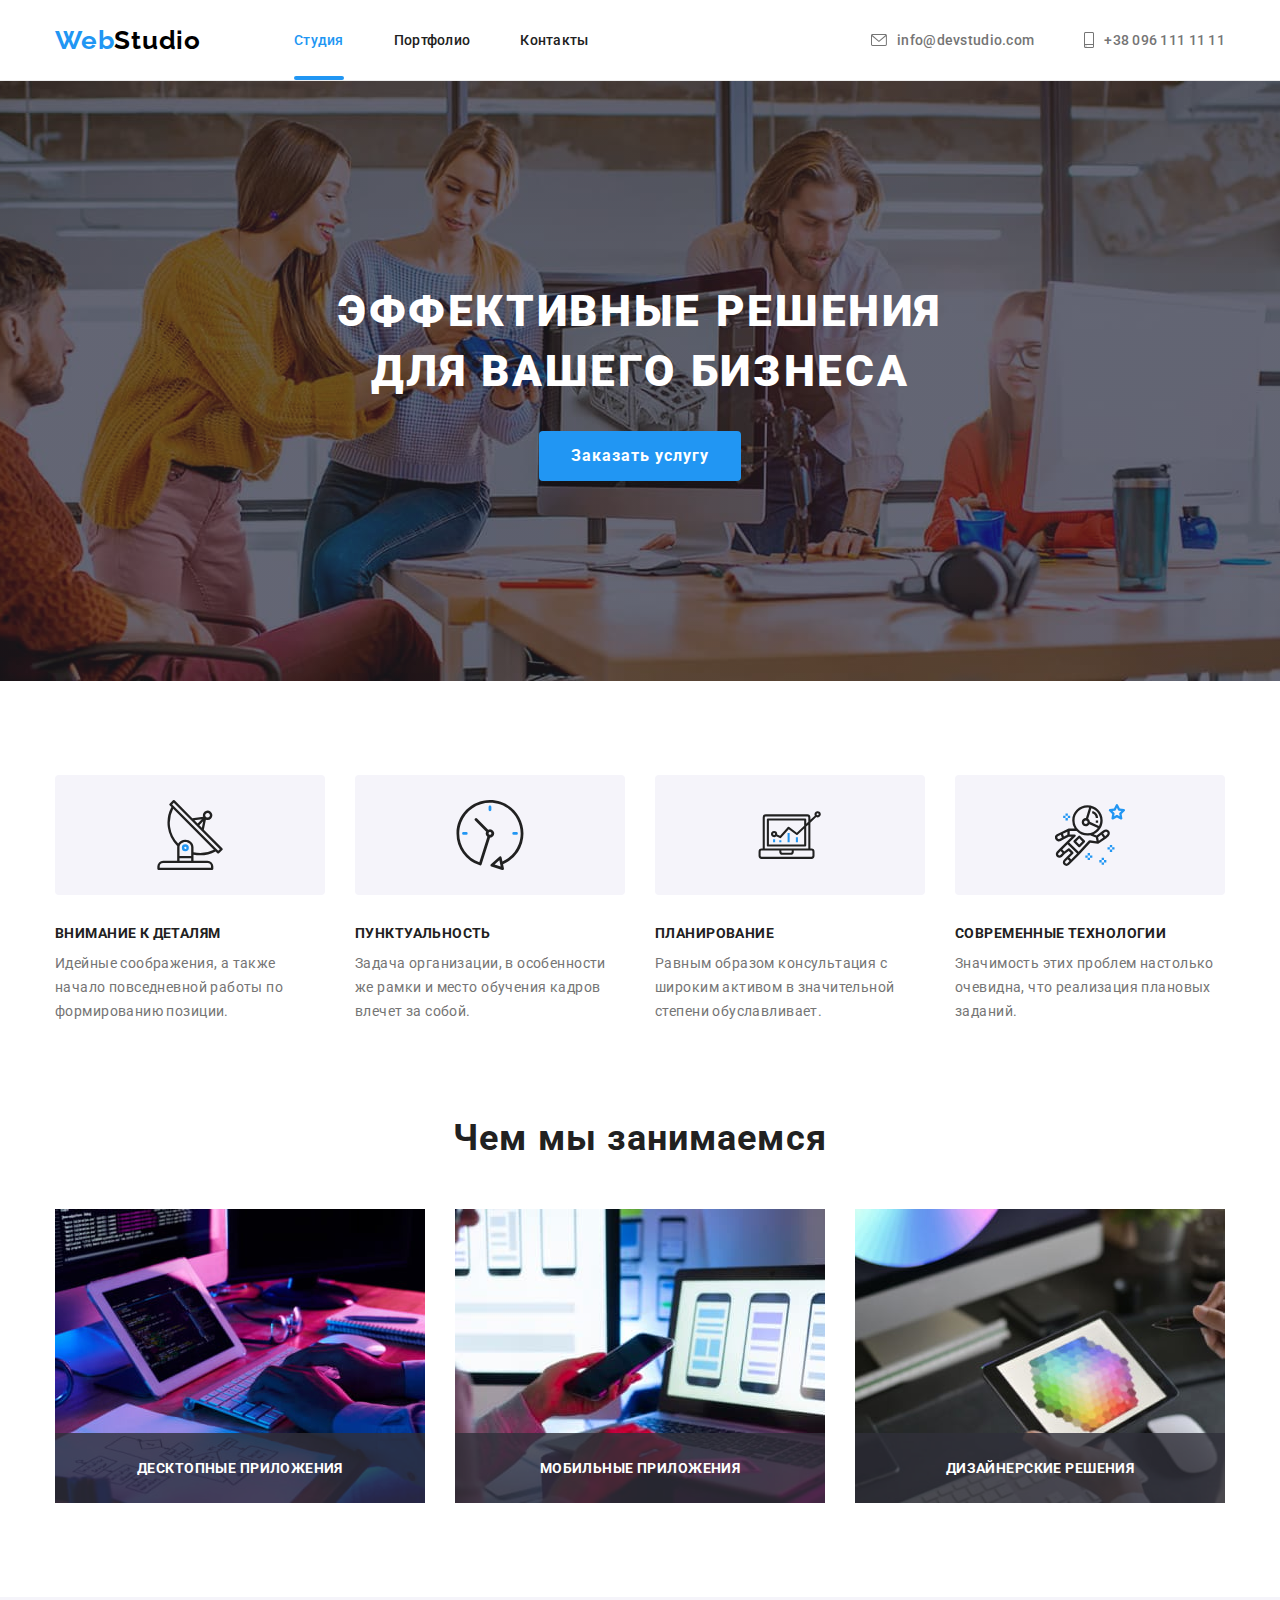
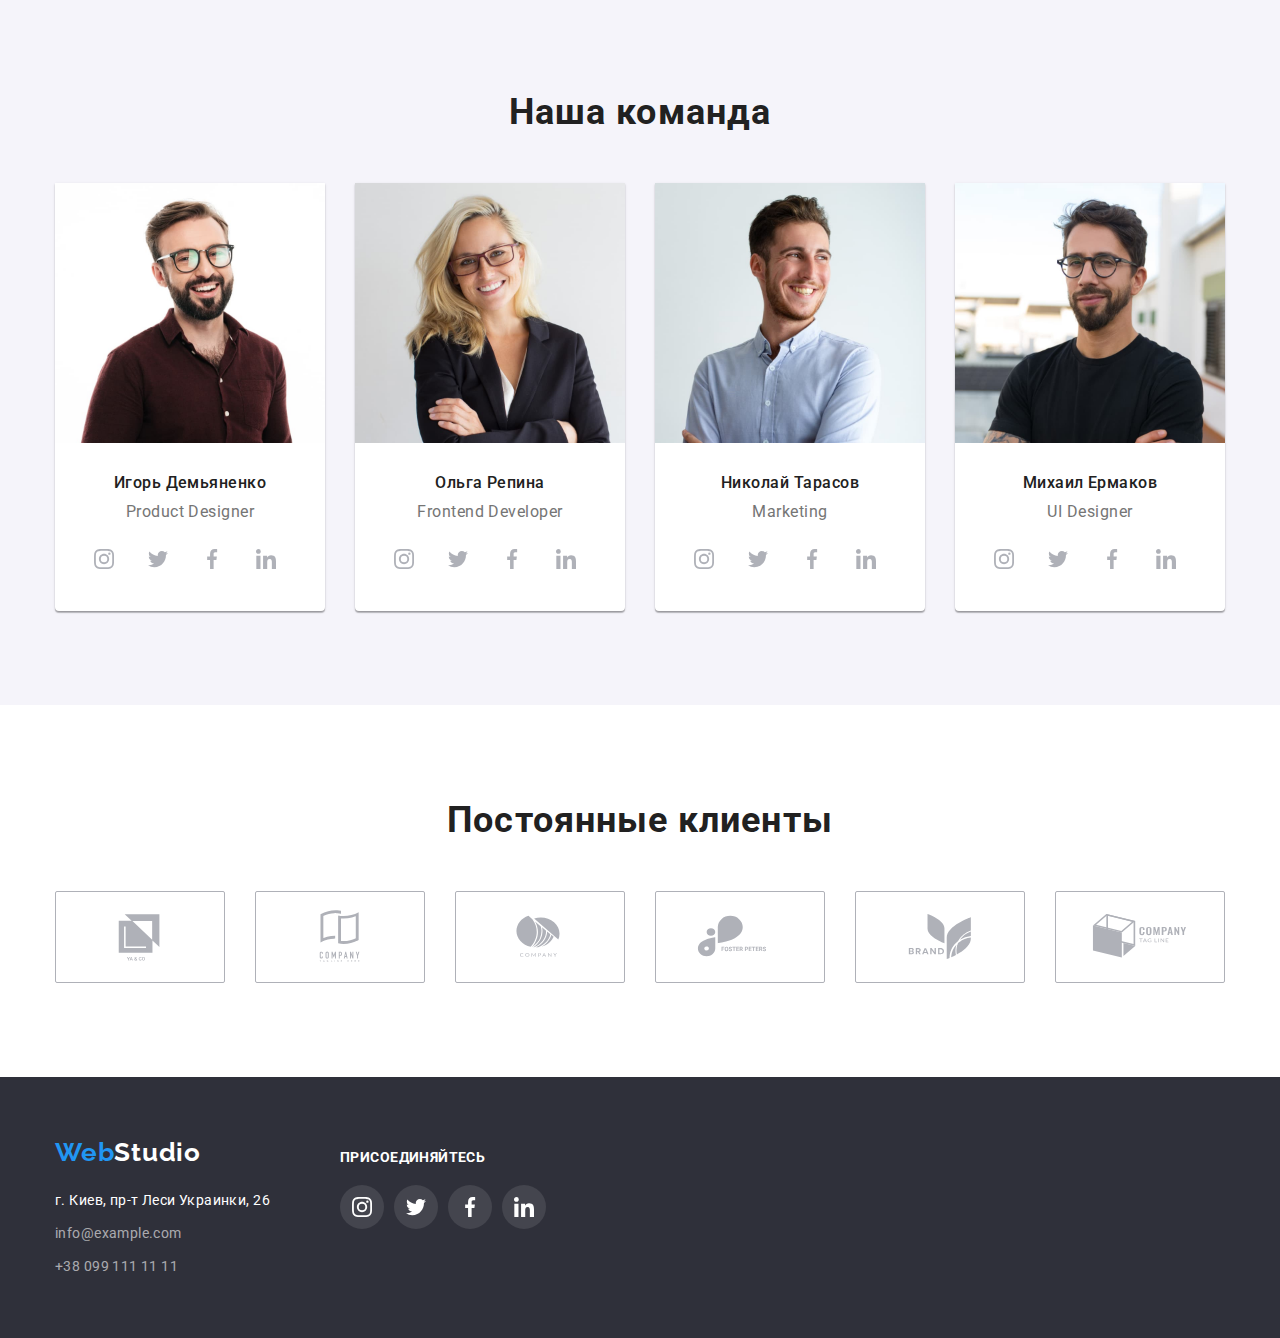
<file: index.html>
<!DOCTYPE html>
<html lang="ru">

<head>
    <meta charset="UTF-8">
    <meta http-equiv="X-UA-Compatible" content="IE=edge">
    <meta name="viewport" content="width=device-width, initial-scale=1.0">
    <title>WebStudio</title>
    <link rel="preconnect" href="https://fonts.googleapis.com">
    <link rel="preconnect" href="https://fonts.gstatic.com" crossorigin>
    <link
        href="https://fonts.googleapis.com/css2?family=Raleway:wght@700&family=Roboto:wght@400;500;700;900&display=swap"
        rel="stylesheet">
    <link rel="stylesheet" href="https://cdnjs.cloudflare.com/ajax/libs/modern-normalize/1.1.0/modern-normalize.min.css">
    <link rel="stylesheet" href="./css/styles.css">
</head>

<body>
    <header class="header">
        <div class="container main-menu">
            <a href="./index.html" class="link logo-header"><span class="logo-part">Web</span><span class="logo-second-part">Studio</span></a>    
            <nav class="navigation">
                <ul class="navigation-list list">
                    <li class="navigation-list-item"><a href="./index.html" class="link nav-item active">Студия</a></li>
                    <li class="navigation-list-item"><a href="./portfolio.html" class="link nav-item">Портфолио</a></li>
                    <li class="navigation-list-item"><a href="#" class="link nav-item">Контакты</a></li>
                </ul>
            </nav>
            <ul class="contacts-list list">
                <li><a href="mailto:info@devstudio.com" class="contact-us link">
                    <svg class="contact-icon" width="16" height="12">
                        <use href="./images/icons.svg#icon-envelope"></use>
                    </svg>
                    info@devstudio.com</a></li>
                <li><a href="tel:+380991111111" class="contact-us link">
                    <svg class="contact-icon" width="10" height="16">
                        <use href="./images/icons.svg#icon-smartphone"></use>
                    </svg>
                    +38 096 111 11 11</a></li>
            </ul>
        </div>
        
    </header>
    <main>
        <section class="hero">
            <div class="container">
                <h1 class="hero-title">Эффективные решения </br> для вашего бизнеса</h1>
                <button type="button" class="hero-btn btn" data-modal-open>Заказать услугу</button>
            </div>
        </section>
        <section class="section advantages">
            <div class="container">
                <h2 class="advantages-title">Преимущества</h2>
                <ul class="advantages-list list">
                    <li class="advantages-list-item">
                        <div class="advantages-icon">
                            <svg class="icon" width="70" height="70">
                                <use href="./images/icons.svg#icon-antenna"></use>
                            </svg>
                        </div>
                        <h3 class="advantage">Внимание к деталям</h3>
                        <p class="advantage-description">Идейные соображения, а также начало повседневной работы по
                            формированию позиции.</p>
                    </li>
                    <li class="advantages-list-item">
                        <div class="advantages-icon">
                            <svg class="icon" width="70" height="70">
                                <use href="./images/icons.svg#icon-clock"></use>
                            </svg>
                        </div>
                        <h3 class="advantage">Пунктуальность</h3>
                        <p class="advantage-description">Задача организации, в особенности же рамки и место обучения кадров
                            влечет за собой.</p>
                    </li>
                    <li class="advantages-list-item">
                        <div class="advantages-icon">
                            <svg class="icon" width="70" height="70">
                                <use href="./images/icons.svg#icon-diagram"></use>
                            </svg>
                        </div>
                        <h3 class="advantage">Планирование</h3>
                        <p class="advantage-description">Равным образом консультация с широким активом в значительной
                            степени обуславливает.</p>
                    </li>
                    <li class="advantages-list-item">
                        <div class="advantages-icon">
                            <svg class="icon" width="70" height="70">
                                <use href="./images/icons.svg#icon-astronaut"></use>
                            </svg>
                        </div>
                        <h3 class="advantage">Современные технологии</h3>
                        <p class="advantage-description">Значимость этих проблем настолько очевидна, что реализация плановых
                            заданий.</p>
                    </li>
                </ul>
            </div>
        </section>
        <section class="section occupation">
            <div class="container">
                <h2 class="occupation-title">Чем мы занимаемся</h2>
                <ul class="occupation-list list">
                    <li class="occupation-list-item">
                        <img src="./images/codding.jpg" alt="Разрабатываем" width="370" height="294">
                        <div class="occupation-description">
                            <p class="occupation-text">Десктопные приложения</p>
                        </div>
                    </li>
                    <li class="occupation-list-item">
                        <img src="./images/testing.jpg" alt="Тестим" width="370" height="294">
                        <div class="occupation-description">
                            <p class="occupation-text">Мобильные приложения</p>
                        </div>
                    </li>
                    <li class="occupation-list-item">
                        <img src="./images/drawing.jpg" alt="Рисуем" width="370" height="294">
                        <div class="occupation-description">
                            <p class="occupation-text">Дизайнерские решения</p>
                        </div>
                    </li>
                </ul>
            </div>
        </section>
        <section class="section team">
            <div class="container">
                <h2 class="team-title">Наша команда</h2>
                <ul class="team-list list">
                    <li class="team-list-item">
                        <img src="./images/photo1.jpg" alt="Игорь" width="270px" height="260px">
                        <div class="team-list-item-description">
                            <p class="team-name">Игорь Демьяненко</p>
                            <p class="team-profession">Product Designer</p>
                            <ul class="list team-list-social-networks">
                                <li class="team-list-social-networks-item">
                                    <a href="#" class="social-link">
                                        <svg class="team-social-networks" width="20" height="20">
                                            <use href="./images/icons.svg#icon-instagram"></use>
                                        </svg>
                                    </a>
                                </li>
                                <li class="team-list-social-networks-item">
                                    <a href="#" class="social-link">
                                        <svg class="team-social-networks" width="20" height="20">
                                            <use href="./images/icons.svg#icon-twitter"></use>
                                        </svg>
                                    </a>
                                </li>
                                <li class="team-list-social-networks-item">
                                    <a href="#" class="social-link">
                                        <svg class="team-social-networks" width="20" height="20">
                                            <use href="./images/icons.svg#icon-facebook"></use>
                                        </svg>
                                    </a>
                                </li>
                                <li class="team-list-social-networks-item">
                                    <a href="#" class="social-link">
                                        <svg class="team-social-networks" width="20" height="20">
                                            <use href="./images/icons.svg#icon-linkedin"></use>
                                        </svg>
                                    </a>
                                </li>
                            </ul>
                        </div>
                    </li>
                    <li class="team-list-item">
                        <img src="./images/photo2.jpg" alt="Ольга" width="270px" height="260px">
                        <div class="team-list-item-description">
                            <p class="team-name">Ольга Репина</p>
                            <p class="team-profession">Frontend Developer</p>
                            <ul class="list team-list-social-networks">
                                <li class="team-list-social-networks-item">
                                    <a href="#" class="social-link">
                                        <svg class="team-social-networks" width="20" height="20">
                                            <use href="./images/icons.svg#icon-instagram"></use>
                                        </svg>
                                    </a>
                                </li>
                                <li class="team-list-social-networks-item">
                                    <a href="#" class="social-link">
                                        <svg class="team-social-networks" width="20" height="20">
                                            <use href="./images/icons.svg#icon-twitter"></use>
                                        </svg>
                                    </a>
                                </li>
                                <li class="team-list-social-networks-item">
                                    <a href="#" class="social-link">
                                        <svg class="team-social-networks" width="20" height="20">
                                            <use href="./images/icons.svg#icon-facebook"></use>
                                        </svg>
                                    </a>
                                </li>
                                <li class="team-list-social-networks-item">
                                    <a href="#" class="social-link">
                                        <svg class="team-social-networks" width="20" height="20">
                                            <use href="./images/icons.svg#icon-linkedin"></use>
                                        </svg>
                                    </a>
                                </li>
                            </ul>
                        </div>
                    </li>
                    <li class="team-list-item">
                        <img src="./images/photo3.jpg" alt="Николай" width="270px" height="260px">
                        <div class="team-list-item-description">
                            <p class="team-name">Николай Тарасов</p>
                            <p class="team-profession">Marketing</p>
                            <ul class="list team-list-social-networks">
                                <li class="team-list-social-networks-item">
                                    <a href="#" class="social-link">
                                        <svg class="team-social-networks" width="20" height="20">
                                            <use href="./images/icons.svg#icon-instagram"></use>
                                        </svg>
                                    </a>
                                </li>
                                <li class="team-list-social-networks-item">
                                    <a href="#" class="social-link">
                                        <svg class="team-social-networks" width="20" height="20">
                                            <use href="./images/icons.svg#icon-twitter"></use>
                                        </svg>
                                    </a>
                                </li>
                                <li class="team-list-social-networks-item">
                                    <a href="#" class="social-link">
                                        <svg class="team-social-networks" width="20" height="20">
                                            <use href="./images/icons.svg#icon-facebook"></use>
                                        </svg>
                                    </a>
                                </li>
                                <li class="team-list-social-networks-item">
                                    <a href="#" class="social-link">
                                        <svg class="team-social-networks" width="20" height="20">
                                            <use href="./images/icons.svg#icon-linkedin"></use>
                                        </svg>
                                    </a>
                                </li>
                            </ul>
                        </div>
                    </li>
                    <li class="team-list-item">
                        <img src="./images/photo4.jpg" alt="Михаил" width="270px" height="260px">
                        <div class="team-list-item-description">
                            <p class="team-name">Михаил Ермаков</p>
                            <p class="team-profession">UI Designer</p>
                            <ul class="list team-list-social-networks">
                                <li class="team-list-social-networks-item">
                                    <a href="#" class="social-link">
                                        <svg class="team-social-networks" width="20" height="20">
                                            <use href="./images/icons.svg#icon-instagram"></use>
                                        </svg>
                                    </a>
                                </li>
                                <li class="team-list-social-networks-item">
                                    <a href="#" class="social-link">
                                        <svg class="team-social-networks" width="20" height="20">
                                            <use href="./images/icons.svg#icon-twitter"></use>
                                        </svg>
                                    </a>
                                </li>
                                <li class="team-list-social-networks-item">
                                    <a href="#" class="social-link">
                                        <svg class="team-social-networks" width="20" height="20">
                                            <use href="./images/icons.svg#icon-facebook"></use>
                                        </svg>
                                    </a>
                                </li>
                                <li class="team-list-social-networks-item">
                                    <a href="#" class="social-link">
                                        <svg class="team-social-networks" width="20" height="20">
                                            <use href="./images/icons.svg#icon-linkedin"></use>
                                        </svg>
                                    </a>
                                </li>
                            </ul>
                        </div>
                    </li>
                </ul>
            </div>
        </section>
        <section class="section clients">
            <div class="container">
                <h2 class="clients-title">Постоянные клиенты</h2>
                <ul class="list clients-list">
                    <li class="clients-list-item">
                        <a href="#" class="clients-link">
                            <svg class="clients-icon" width="106" height="60">
                                <use href="./images/icons.svg#icon-logo"></use>
                            </svg>
                        </a>
                    </li>
                    <li class="clients-list-item">
                        <a href="#" class="clients-link">
                            <svg class="clients-icon" width="106" height="60">
                                <use href="./images/icons.svg#icon-logo-1"></use>
                            </svg>
                        </a>
                    </li>
                    <li class="clients-list-item">
                        <a href="#" class="clients-link">
                            <svg class="clients-icon" width="106" height="60">
                                <use href="./images/icons.svg#icon-logo-2"></use>
                            </svg>
                        </a>
                    </li>
                    <li class="clients-list-item">
                        <a href="#" class="clients-link">
                            <svg class="clients-icon" width="106" height="60">
                            <use href="./images/icons.svg#icon-logo-3"></use>
                            </svg>
                        </a>
                    </li>
                    <li class="clients-list-item">
                        <a href="#" class="clients-link">
                            <svg class="clients-icon" width="106" height="60">
                                <use href="./images/icons.svg#icon-logo-4"></use>
                            </svg>
                        </a>
                    </li>
                    <li class="clients-list-item">
                        <a href="#" class="clients-link">
                            <svg class="clients-icon" width="106" height="60">
                                <use href="./images/icons.svg#icon-logo-5"></use>
                            </svg>
                        </a>
                    </li>
                </ul>
            </div>
        </section>
    </main>
    <footer class="footer">
        <div class="container footer-container">
            <div class="footer-address">
                <a href="./index.html" class="link logo-style-footer"><span class="logo-part">Web</span>Studio</a>
                <address class="address">
                    г. Киев, пр-т Леси Украинки, 26
                </address>
                <ul class="list">
                    <li class="contacts-mail"><a href="mailto:info@example.com" class="contact-us-footer link">info@example.com</a></li>
                    <li class="contacts-tel"><a href="tel:+380991111111" class="contact-us-footer link">+38 099 111 11 11</a></li>
                </ul>
            </div>
            <div class="footer-link">
                <h3 class="footer-link-title">присоединяйтесь</h3>
                <ul class="footer-links-list list">
                    <li class="footer-links-list-item">
                        <a href="#" class="footer-social-network-link">
                            <svg class="fotter-links-icon" width="20" height="20">
                                <use href="./images/icons.svg#icon-instagram"></use>
                            </svg>
                        </a>
                    </li>
                    <li class="footer-links-list-item">
                        <a href="#" class="footer-social-network-link">
                            <svg class="fotter-links-icon" width="20" height="20">
                                <use href="./images/icons.svg#icon-twitter"></use>
                            </svg>
                        </a>
                    </li>
                    <li class="footer-links-list-item">
                        <a href="#" class="footer-social-network-link">
                            <svg class="fotter-links-icon" width="20" height="20">
                                <use href="./images/icons.svg#icon-facebook"></use>
                            </svg>
                        </a>
                    </li>
                    <li class="footer-links-list-item">
                        <a href="#" class="footer-social-network-link">
                            <svg class="fotter-links-icon" width="20" height="20">
                                <use href="./images/icons.svg#icon-linkedin"></use>
                            </svg>
                        </a>
                    </li>
                </ul>
            </div>
        </div>
    </footer>
    <div class="backdrop is-hidden" data-modal>
        <div class="modal">
            <button class="modal-close-btn btn" type="button" data-modal-close>
                <svg class="modal-close-icon" width="18" height="18">
                    <use href="./images/icons.svg#icon-close"></use>
                </svg>
            </button>
        </div>
    </div>
    <script src="./js/modal.js"></script>
</body>
</html>
</file>
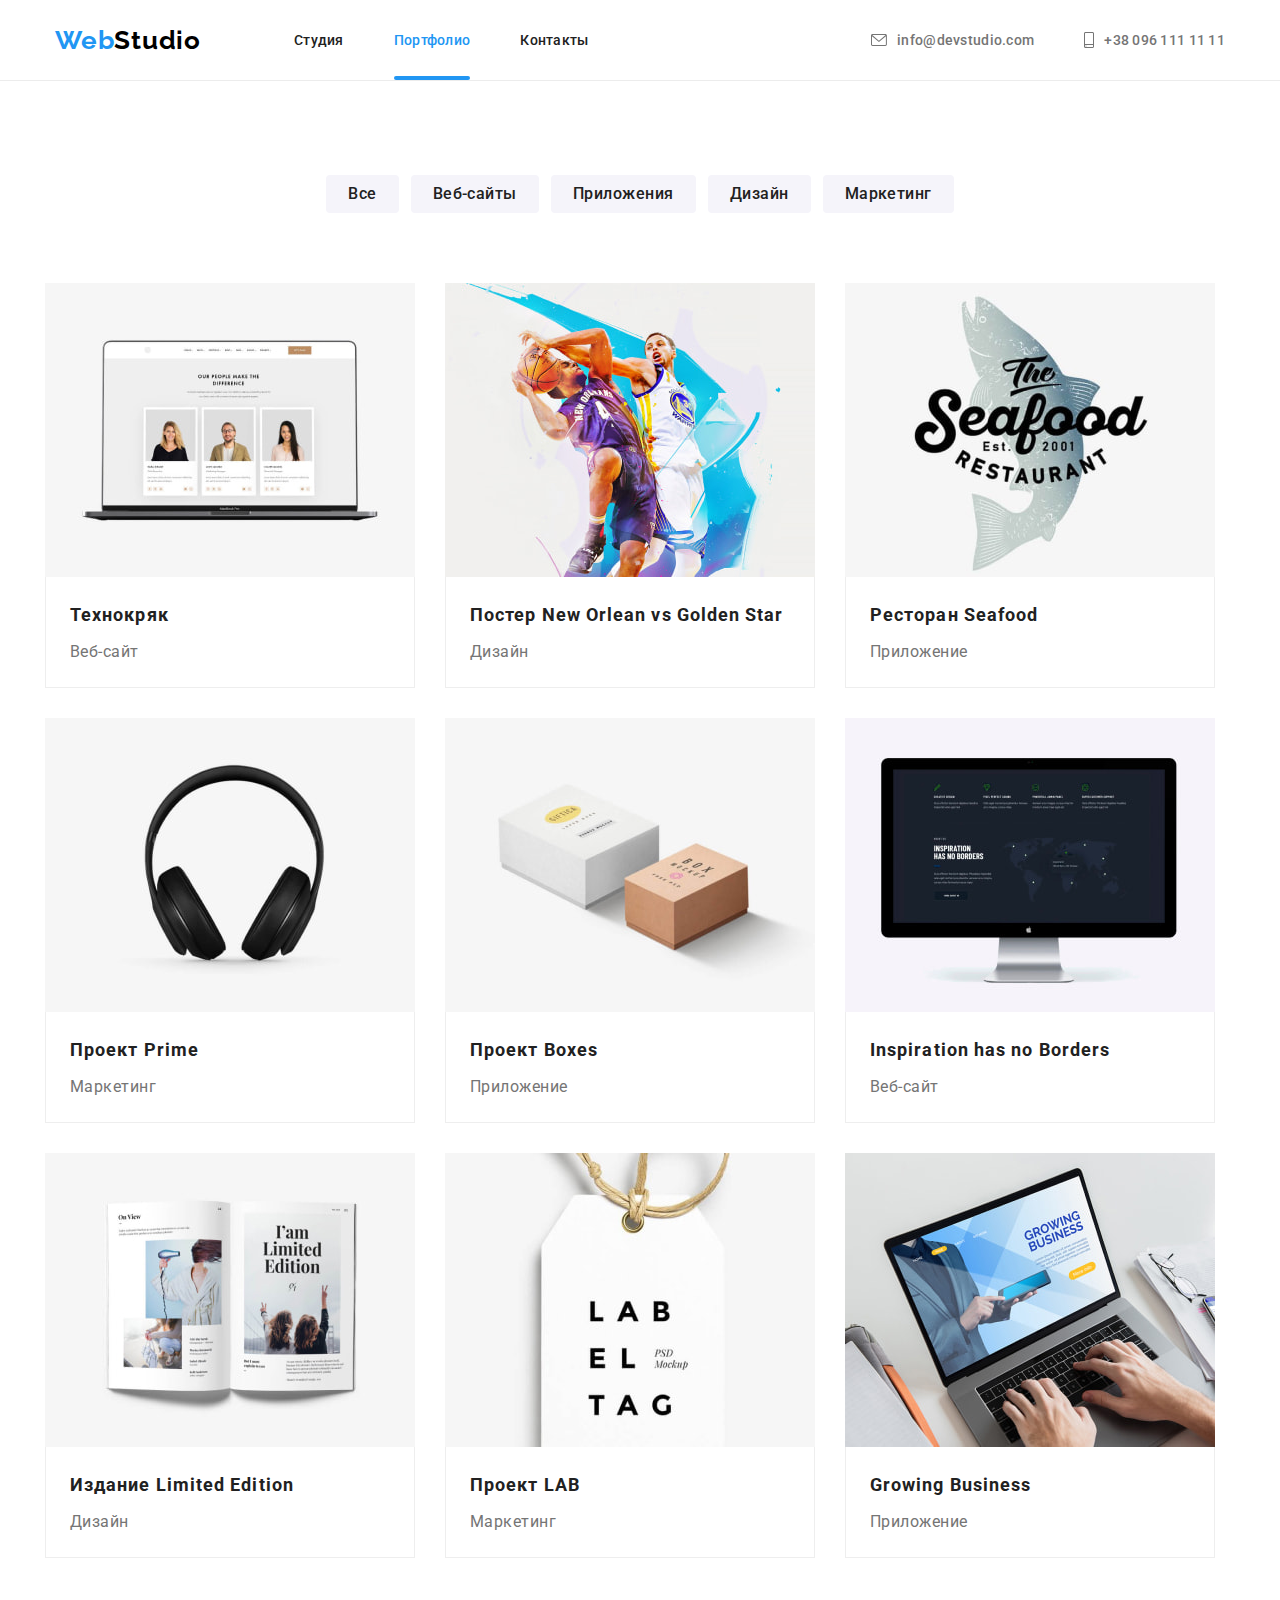
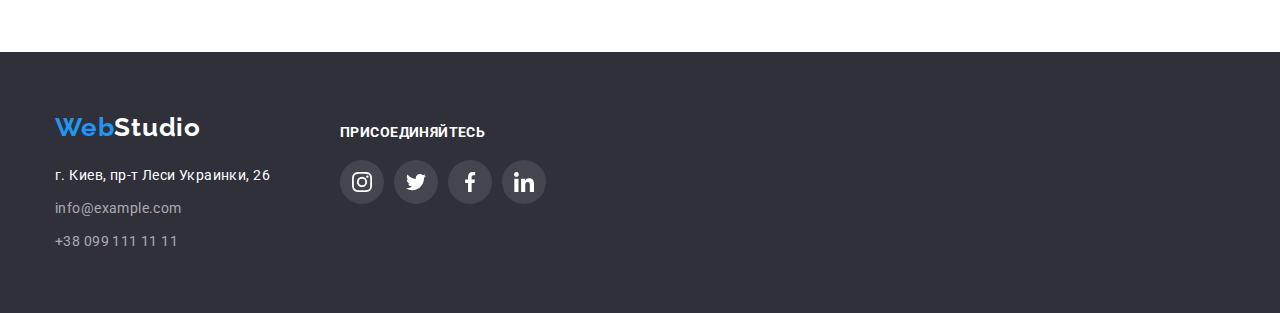
<file: portfolio.html>
<!DOCTYPE html>
<html lang="ru">

<head>
    <meta charset="UTF-8">
    <meta http-equiv="X-UA-Compatible" content="IE=edge">
    <meta name="viewport" content="width=device-width, initial-scale=1.0">
    <title>WebStudio</title>
    <link rel="preconnect" href="https://fonts.googleapis.com">
    <link rel="preconnect" href="https://fonts.gstatic.com" crossorigin>
    <link
        href="https://fonts.googleapis.com/css2?family=Raleway:wght@700&family=Roboto:wght@400;500;700;900&display=swap"
        rel="stylesheet">
    <link rel="stylesheet" href="https://cdnjs.cloudflare.com/ajax/libs/modern-normalize/1.1.0/modern-normalize.min.css">
    <link rel="stylesheet" href="./css/styles.css">
</head>

<body>
    <header class="header">
        <div class="container main-menu">
            <a href="./index.html" class="link logo-header"><span class="logo-part">Web</span><span
                class="logo-second-part">Studio</span></a>
            <nav class="navigation">
                <ul class="navigation-list list">
                    <li class="navigation-list-item"><a href="./index.html" class="link nav-item">Студия</a></li>
                    <li class="navigation-list-item"><a href="./portfolio.html" class="link nav-item active">Портфолио</a></li>
                    <li class="navigation-list-item"><a href="#" class="link nav-item">Контакты</a></li>
                </ul>
            </nav>
            <ul class="contacts-list list">
                <li><a href="mailto:info@devstudio.com" class="contact-us link">
                        <svg class="contact-icon" width="16" height="12">
                            <use href="./images/icons.svg#icon-envelope"></use>
                        </svg>
                        info@devstudio.com</a></li>
                <li><a href="tel:+380991111111" class="contact-us link">
                        <svg class="contact-icon" width="10" height="16">
                            <use href="./images/icons.svg#icon-smartphone"></use>
                        </svg>
                        +38 096 111 11 11</a></li>
            </ul>
        </div>
    </header>
    <main>
        <section class="section works">
            <div class="container">
                <ul class="works-button-list list">
                    <li class="works-button-list-item"><button class="btn works-btn" type="button">Все</button></li>
                    <li class="works-button-list-item"><button class="btn works-btn" type="button">Веб-сайты</button></li>
                    <li class="works-button-list-item"><button class="btn works-btn" type="button">Приложения</button></li>
                    <li class="works-button-list-item"><button class="btn works-btn" type="button">Дизайн</button></li>
                    <li class="works-button-list-item"><button class="btn works-btn" type="button">Маркетинг</button></li>
                </ul>
                <ul class="works-list list">
                    <li class="work-item">
                        <div class="product-thumb">
                            <img src="./images/portfolio/work-1.jpg" alt="" width="370" class="work-item-image">
                            <div class="product-text">
                                <p>Ресурс предлагает комплексные предложения с разным уровнем функционала и сервисов. Все это позволит посетителю получить исчерпывающие сведения о компании или частном лице.</p>
                            </div>
                        </div>
                        <div class="work-name-type">
                            <p class="work-name">Технокряк</p>
                            <p class="work-type">Веб-сайт</p>
                        </div>
                    </li>
                    <li class="work-item">
                        <div class="product-thumb">
                            <img src="./images/portfolio/work-2.jpg" alt="" width="370" class="work-item-image">
                            <div class="product-text">
                                <p>Ресурс предлагает комплексные предложения с разным уровнем функционала и сервисов. Все это позволит посетителю получить исчерпывающие сведения о компании или частном лице.</p>
                            </div>
                        </div>
                        <div class="work-name-type">
                            <p class="work-name">Постер New Orlean vs Golden Star</p>
                            <p class="work-type">Дизайн</p>
                        </div>
                    </li>
                    <li class="work-item">
                        <div class="product-thumb">
                            <img src="./images/portfolio/work-3.jpg" alt="" width="370" class="work-item-image">
                            <div class="product-text">
                                <p>Ресурс предлагает комплексные предложения с разным уровнем функционала и сервисов. Все это позволит посетителю получить исчерпывающие сведения о компании или частном лице.</p>
                            </div>
                        </div>
                        <div class="work-name-type">
                            <p class="work-name">Ресторан Seafood</p>
                            <p class="work-type">Приложение</p>
                        </div>
                    </li>
                    <li class="work-item">
                        <div class="product-thumb">
                            <img src="./images/portfolio/work-4.jpg" alt="" width="370" class="work-item-image">
                            <div class="product-text">
                                <p>Ресурс предлагает комплексные предложения с разным уровнем функционала и сервисов. Все это позволит посетителю получить исчерпывающие сведения о компании или частном лице.</p>
                            </div>
                        </div>
                        <div class="work-name-type">
                            <p class="work-name">Проект Prime</p>
                            <p class="work-type">Маркетинг</p>
                        </div>
                    </li>
                    <li class="work-item">
                        <div class="product-thumb">
                            <img src="./images/portfolio/work-5.jpg" alt="" width="370" class="work-item-image">
                            <div class="product-text">
                                <p>Ресурс предлагает комплексные предложения с разным уровнем функционала и сервисов. Все это позволит посетителю получить исчерпывающие сведения о компании или частном лице.</p>
                            </div>
                        </div>
                        <div class="work-name-type">
                            <p class="work-name">Проект Boxes</p>
                            <p class="work-type">Приложение</p>
                        </div>
                    </li>
                    <li class="work-item">
                        <div class="product-thumb">
                            <img src="./images/portfolio/work-6.jpg" alt="" width="370" class="work-item-image">
                            <div class="product-text">
                                <p>Ресурс предлагает комплексные предложения с разным уровнем функционала и сервисов. Все это позволит посетителю получить исчерпывающие сведения о компании или частном лице.</p>
                            </div>
                        </div>
                        <div class="work-name-type">
                            <p class="work-name">Inspiration has no Borders</p>
                            <p class="work-type">Веб-сайт</p>
                        </div>
                    </li>
                    <li class="work-item">
                        <div class="product-thumb">
                            <img src="./images/portfolio/work-7.jpg" alt="" width="370" class="work-item-image">
                            <div class="product-text">
                                <p>Ресурс предлагает комплексные предложения с разным уровнем функционала и сервисов. Все это позволит посетителю получить исчерпывающие сведения о компании или частном лице.</p>
                            </div>
                        </div>
                        <div class="work-name-type">
                            <p class="work-name">Издание Limited Edition</p>
                            <p class="work-type">Дизайн</p>
                        </div>
                    </li>
                    <li class="work-item">
                        <div class="product-thumb">
                            <img src="./images/portfolio/work-8.jpg" alt="" width="370" class="work-item-image">
                            <div class="product-text">
                                <p>Ресурс предлагает комплексные предложения с разным уровнем функционала и сервисов. Все это позволит посетителю получить исчерпывающие сведения о компании или частном лице.</p>
                            </div>
                        </div>
                        <div class="work-name-type">
                            <p class="work-name">Проект LAB</p>
                            <p class="work-type">Маркетинг</p>
                        </div>
                    </li>
                    <li class="work-item">
                        <div class="product-thumb">
                            <img src="./images/portfolio/work-9.jpg" alt="" width="370" class="work-item-image">
                            <div class="product-text">
                                <p>Ресурс предлагает комплексные предложения с разным уровнем функционала и сервисов. Все это позволит посетителю получить исчерпывающие сведения о компании или частном лице.</p>
                            </div>
                        </div>
                        <div class="work-name-type">
                            <p class="work-name">Growing Business</p>
                            <p class="work-type">Приложение</p>
                        </div>
                    </li>
                </ul>
            </div>
        </section>
    </main>
    <footer class="footer">
        <div class="container footer-container">
            <div class="footer-address">
                <a href="./index.html" class="link logo-style-footer"><span class="logo-part">Web</span>Studio</a>
                <address class="address">
                    г. Киев, пр-т Леси Украинки, 26
                </address>
                <ul class="list">
                    <li class="contacts-mail"><a href="mailto:info@example.com"
                            class="contact-us-footer link">info@example.com</a></li>
                    <li class="contacts-tel"><a href="tel:+380991111111" class="contact-us-footer link">+38 099 111 11 11</a>
                    </li>
                </ul>
            </div>
            <div class="footer-link">
                <h3 class="footer-link-title">присоединяйтесь</h3>
                <ul class="footer-links-list list">
                    <li class="footer-links-list-item">
                        <a href="#" class="footer-social-network-link">
                            <svg class="fotter-links-icon" width="20" height="20">
                                <use href="./images/icons.svg#icon-instagram"></use>
                            </svg>
                        </a>
                    </li>
                    <li class="footer-links-list-item">
                        <a href="#" class="footer-social-network-link">
                            <svg class="fotter-links-icon" width="20" height="20">
                                <use href="./images/icons.svg#icon-twitter"></use>
                            </svg>
                        </a>
                    </li>
                    <li class="footer-links-list-item">
                        <a href="#" class="footer-social-network-link">
                            <svg class="fotter-links-icon" width="20" height="20">
                                <use href="./images/icons.svg#icon-facebook"></use>
                            </svg>
                        </a>
                    </li>
                    <li class="footer-links-list-item">
                        <a href="#" class="footer-social-network-link">
                            <svg class="fotter-links-icon" width="20" height="20">
                                <use href="./images/icons.svg#icon-linkedin"></use>
                            </svg>
                        </a>
                    </li>
                </ul>
            </div>
        </div>
    </footer>
</body>
</html>
</file>
<file: css/styles.css>
body {
  font-family: "Roboto", sans-serif;
  color: #212121;
  box-sizing: border-box;
  margin: 0;
  padding: 0;
}

.container {
  width: 1200px;
  margin: 0 auto;
  padding-left: 15px;
  padding-right: 15px;
}

.section {
  padding-top: 94px;
  padding-bottom: 94px;
}

p,
h1,
h2,
h3,
h4,
h5,
h6 {
  margin: 0;
}

ul {
  margin: 0;
  padding: 0;
}

img {
  display: block;
}


/*----------- HEADER ------------*/
.header {
  /* padding-top: 24px;
  padding-bottom: 25px; */
  border-bottom: 1px solid #ececec;
}

.logo-second-part {
  font-family: "Raleway";
  font-weight: 700;
  font-size: 26px;
  line-height: 31px;
  letter-spacing: 0.03em;
  color: #000000;
}

.logo-part {
  font-family: "Raleway";
  font-weight: 700;
  font-size: 26px;
  line-height: 31px;
  letter-spacing: 0.03em;
  color: #2196f3;
}

.logo-header {
  margin-right: 93px;
}

.main-menu,
.contacts-list,
.navigation-list {
  display: flex;
}

.navigation {
  display: flex;
  align-items: center;
}

.main-menu {
  align-items: center;
}

.link {
  text-decoration: none;
}

.list {
  list-style: none;
}

.contact-icon {
  margin-right: 10px;
  transition: fill 250ms cubic-bezier(0.4, 0, 0.2, 1);
}

.contact-icon:hover,
.contact-icon:focus,
.contact-us:hover,
.contact-us:focus {
  fill: #2196f3;
  color: #2196f3;
}

.contacts-list {
  margin-left: auto;
}

.navigation-list-item:not(:first-child) {
  margin-left: 50px;
}

.contact-us {
  fill: #757575;
  color: #757575;
  font-weight: 500;
  font-size: 14px;
  line-height: 16px;
  letter-spacing: 0.02em;
  margin-left: 50px;
  align-items: center;
  display: flex;
  transition: color 250ms cubic-bezier(0.4, 0, 0.2, 1);
}

.nav-item {
  position: relative;
  display: block;
  font-weight: 500;
  font-size: 14px;
  line-height: 16px;
  letter-spacing: 0.02em;
  color: #212121;
  padding-top: 32px;
  padding-bottom: 32px;
  transition: color 250ms cubic-bezier(0.4, 0, 0.2, 1);
}

.active::after{
  position: absolute;
  display: block;
  content: "";
  width: 100%;
  height: 4px;
  background-color: #2196f3;
  bottom: 0;
  left: 0;
  border-radius: 2px;
}

.nav-item:hover,
.nav-item:focus {
  color: #2196f3;
}

.active {
  color: #2196f3;
}

/* -------------HERO----------------- */
.hero {
  background-color: #2f303a;
  background-image: linear-gradient(rgba(47, 48, 58, 0.4), rgba(47, 48, 58, 0.4)),
  url(../images/bg-hero.jpg);
  background-repeat: no-repeat;
  background-size: cover;
  background-position: center;
  padding-top: 200px;
  padding-bottom: 200px;
}

.hero-title {
  font-weight: 900;
  font-size: 44px;
  line-height: 60px;
  color: #ffffff;
  text-transform: uppercase;
  text-align: center;
  letter-spacing: 0.06em;
  margin-bottom: 30px;
}

.hero-btn {
  font-family: "Roboto", sans-serif;
  display: block;
  font-weight: 700;
  font-size: 16px;
  line-height: 30px;
  padding: 10px 32px;
  background-color: #2196f3;
  letter-spacing: 0.06em;
  border: none;
  color: #ffffff;
  border-radius: 4px;
  margin: 0 auto;
}

.btn {
  cursor: pointer;
}

/* -------- ADVANTAGE SECTION ----------- */
.advantages {
  padding-bottom: 0;
  display: flex;
}

.advantages-title {
  display: none;
}

.advantages-list {
  display: flex;
  justify-content: space-between;
}



.advantages-icon {
  display: flex;
  width: 270px;
  height: 120px;
  background-color: #F5F4FA;
  justify-content: center;
  align-items: center;
  margin-bottom: 30px;
  border-radius: 4px;
  /* padding: 25px 100px; */
}

.advantage {
  font-weight: 700;
  font-size: 14px;
  line-height: 16px;
  letter-spacing: 0.03em;
  text-transform: uppercase;
}

.advantage-description {
  font-size: 14px;
  line-height: 24px;
  letter-spacing: 0.03em;
  color: #757575;
  width: 270px;
  margin-top: 10px;
}

/* -------------OCCUPATION-------------- */
.occupation-title {
  font-weight: 700;
  font-size: 36px;
  line-height: 42px;
  text-align: center;
  letter-spacing: 0.03em;
}

.occupation-list {
  display: flex;
  margin-top: 50px;
  justify-content: space-between;
}

.occupation-list-item {
  position: relative;
}

.occupation-description {
  display: flex;
  position: absolute;
  bottom: 0;
  left: 0;
  width: 100%;
  height: 70px;
  background-color: rgba(47, 48, 58, 0.8);
  align-items: center;
  justify-content: center;
}

.occupation-text {
  font-style: normal;
  font-weight: 700;
  font-size: 14px;
  line-height: 16px;
  text-align: center;
  letter-spacing: 0.03em;
  text-transform: uppercase;
  color: #fff;
}

/* ---------------TEAM--------------- */
/* .team-social-networks {
  background-size: cover;
} */

/* .team-social-networks:hover {
  fill: #ffffff;
  background-color: #2196f3;
  border-radius: 50%;
} */

.team-list-social-networks{
  display: flex;
  margin-top: 16px;
  justify-content: center;
}

.team-list-social-networks-item {
  margin-right: 10px;
}

.social-link {
  display: flex;
  justify-content: center;
  fill: #AFB1B8;
  width: 44px;
  height: 44px;
  align-items: center;
  border-radius: 50%;
  transition: background-color 250ms cubic-bezier(0.4, 0, 0.2, 1),
  fill 250ms cubic-bezier(0.4, 0, 0.2, 1);
}

.social-link:hover,
.social-link:focus {
  fill: #ffffff;
  background-color: #2196f3;
}

.team {
  background-color: #f5f4fa;
}

.team-list {
  display: flex;
  text-align: center;
  margin-top: 50px;
}

.team-title {
  font-weight: 700;
  font-size: 36px;
  line-height: 42px;
  text-align: center;
  letter-spacing: 0.03em;
}

.team-name {
  font-weight: 500;
  font-size: 16px;
  line-height: 19px;
  letter-spacing: 0.03em;
}

.team-profession {
  font-size: 16px;
  line-height: 19px;
  letter-spacing: 0.03em;
  color: #757575;
  margin-top: 10px;
}

.team-list-item {
  background: #ffffff;
  box-shadow: 0px 1px 3px rgba(0, 0, 0, 0.12), 0px 1px 1px rgba(0, 0, 0, 0.14),
    0px 2px 1px rgba(0, 0, 0, 0.2);
  border-radius: 0px 0px 4px 4px;
  width: 270px;
}

.team-list-item:not(:last-child) {
  margin-right: 30px;
}

.team-list-item-description {
  padding-top: 30px;
  padding-bottom: 30px;
}

/* -------------Clients-------------- */
.clients-title {
  font-style: normal;
  font-weight: 700;
  font-size: 36px;
  line-height: 42px;
  text-align: center;
  letter-spacing: 0.03em;
  color: #212121;
  margin-bottom: 50px;
}

.clients-link {
  display: flex;
  fill: #AFB1B8;
  border: 1px solid #AFB1B8;
  width: 170px;
  height: 92px;
  margin-right: 30px;
  align-items: center;
  justify-content: center;
  border-radius: 2px;
  transition: fill 250ms cubic-bezier(0.4, 0, 0.2, 1),
  border-color 250ms cubic-bezier(0.4, 0, 0.2, 1);
}

.clients-link:hover,
.clients-link:focus {
  fill: #2196f3;
  border-color: #2196f3 ;
}

.clients-list {
  display: flex;
}



/* --------------FOOTER---------------- */
.footer {
  background-color: #2f303a;
  padding-top: 60px;
  padding-bottom: 60px;
}

.logo-style-footer {
  font-family: "Raleway";
  font-weight: 700;
  font-size: 26px;
  line-height: 31px;
  letter-spacing: 0.03em;
  color: #ffffff;
}

.address {
  font-style: normal;
  font-size: 14px;
  line-height: 24px;
  letter-spacing: 0.03em;
  color: #ffffff;
  margin-top: 20px;
}

.contact-us-footer {
  font-size: 14px;
  line-height: 24px;
  letter-spacing: 0.03em;
  color: rgba(255, 255, 255, 0.6);
}

.contacts-mail,
.contacts-tel {
  margin-top: 9px;
}

.footer-container {
  display: flex;
  
}

.footer-address {
  margin-right: 70px;
}

.footer-link{
  margin-top: 12px;
}

.footer-link-title {
  font-style: normal;
  font-weight: 700;
  font-size: 14px;
  line-height: 16px;
  letter-spacing: 0.03em;
  text-transform: uppercase;
  color: #FFFFFF;
  margin-bottom: 20px;
}

.footer-links-list{
  display: flex;
}

.footer-links-list-item {
  margin-right: 10px;
}

.footer-social-network-link {
  display: flex;
  align-items: center;
  justify-content: center;
  fill: #fff;
  background-color: #44454E;
  border-radius: 50%;
  width: 44px;
  height: 44px;
  transition: background-color 250ms cubic-bezier(0.4, 0, 0.2, 1);
}

.footer-social-network-link:hover,
.footer-social-network-link:focus {
  background-color: #2196f3;
}

/* -------------PORTFOLIO---------------- */
.works-button-list {
  text-align: center;
  margin-bottom: 50px;
}

.works-button-list-item:not(:last-child) {
  margin-right: 8px;
}

.works-button-list-item {
  display: inline-block;
}

.works-btn {
  display: block;
  font-family: "Roboto", sans-serif;
  font-style: normal;
  color: #212121;
  border: none;
  background-color: #f5f4fa;
  border-radius: 4px;
  font-weight: 500;
  font-size: 16px;
  line-height: 26px;
  /* text-align: center; */
  letter-spacing: 0.03em;
  padding: 6px 22px;
  transition: background-color 250ms cubic-bezier(0.4, 0, 0.2, 1),
  color 250ms cubic-bezier(0.4, 0, 0.2, 1),
  box-shadow 250ms cubic-bezier(0.4, 0, 0.2, 1);

}

.works-btn:hover,
.works-btn:focus {
  background-color: #2196f3;
  color: #ffffff;
  box-shadow: 0px 3px 1px rgba(0, 0, 0, 0.1), 0px 1px 2px rgba(0, 0, 0, 0.08),
    0px 2px 2px rgba(0, 0, 0, 0.12);
}

.works-list {
  display: flex;
  flex-wrap: wrap;
  margin-left: -10px;
  margin-top: -10px;
}

.work-name-type {
  padding: 20px 24px;
  border: 1px solid #eeeeee;
  border-top: 0;
}

.work-name {
  font-weight: 700;
  font-size: 18px;
  line-height: 36px;
  letter-spacing: 0.06em;
}

.work-type {
  margin-top: 4px;
  font-size: 16px;
  line-height: 30px;
  letter-spacing: 0.03em;
  color: #757575;
}

.work-item {
  display: block;
  width: 370px;
  margin-top: 30px;
  /* margin-right: 30px; */
  flex-basis: calc((100% - 90px) / 3);
  transition: box-shadow 250ms cubic-bezier(0.4, 0, 0.2, 1);
}

.work-item:not(:nth-child(3n)) {
  margin-right: 30px;
}

.work-item:hover,
.work-item:focus {
  box-shadow: 0px 1px 1px rgba(0, 0, 0, 0.12),
  0px 4px 4px rgba(0, 0, 0, 0.06),
  1px 4px 6px rgba(0, 0, 0, 0.16);
}

.product-thumb{
  position: relative;
  overflow: hidden;
}


.product-thumb::before{
  position: absolute;
  content: "";
  display: block;
  bottom: 0;
  left: 0;
  width: 100%;
  height: 100%;
  background-color: #2196f3;
  opacity: 0.9;
  transform: translateY(100%);
  transition: transform 250ms cubic-bezier(0.4, 0, 0.2, 1);
}

.work-item:hover .product-thumb::before {
  transform: translateY(0);
}

.product-text {
  position: absolute;
  top: 0;
  left: 0;
}

.product-text p {
  padding: 63px 24px;
  font-style: normal;
  font-weight: 400;
  font-size: 18px;
  line-height: 28px;
  letter-spacing: 0.03em;
  color: #FFFFFF;
  transform: translateY(100%);
  transition: transform 250ms cubic-bezier(0.4, 0, 0.2, 1);
}

.work-item:hover .product-text p{
  transform: translateY(0);
}



/* -----------BACKDROP------------- */


.backdrop{
  position: fixed;
  width: 100%;
  height: 100%;
  top: 0;
  left: 0;
  background-color: rgba(0, 0, 0, 0.2);
  opacity: 1;
  transition: opacity 250ms cubic-bezier(0.4, 0, 0.2, 1),
  visibility 250ms cubic-bezier(0.4, 0, 0.2, 1);
}

.modal {
  position: absolute;
  width: 528px;
  height: 581px;
  top: 50%;
  left: 50%;
  background-color: #fff;
  transform: translate(-50%, -50%);
  box-shadow: 0px 1px 3px rgba(0, 0, 0, 0.12),
  0px 1px 1px rgba(0, 0, 0, 0.14),
  0px 2px 1px rgba(0, 0, 0, 0.2);
  border-radius: 4px;
  transform: translate(-50%, -50%) scale(1) rotate(0deg);
  transition: transform 250ms cubic-bezier(0.4, 0, 0.2, 1),
  box-shadow 250ms cubic-bezier(0.4, 0, 0.2, 1);
}

.modal-close-btn {
  display: flex;
  justify-content: center;
  align-items: center;
  position: absolute;
  top: 8px;
  right: 8px;
  width: 30px;
  height: 30px;
  border: 1px solid rgba(0, 0, 0, 0.1);
  border-radius: 50%;
  background-color: #fff;
}

.modal-close-icon {
  fill: #000;
}

.backdrop.is-hidden {
  visibility: hidden;
  opacity: 0;
  pointer-events: none;
}

.backdrop.is-hidden .modal {
  transform: rotate(300deg) scale(0.01);
  transition: transform 250ms cubic-bezier(0.4, 0, 0.2, 1);
}
</file>
